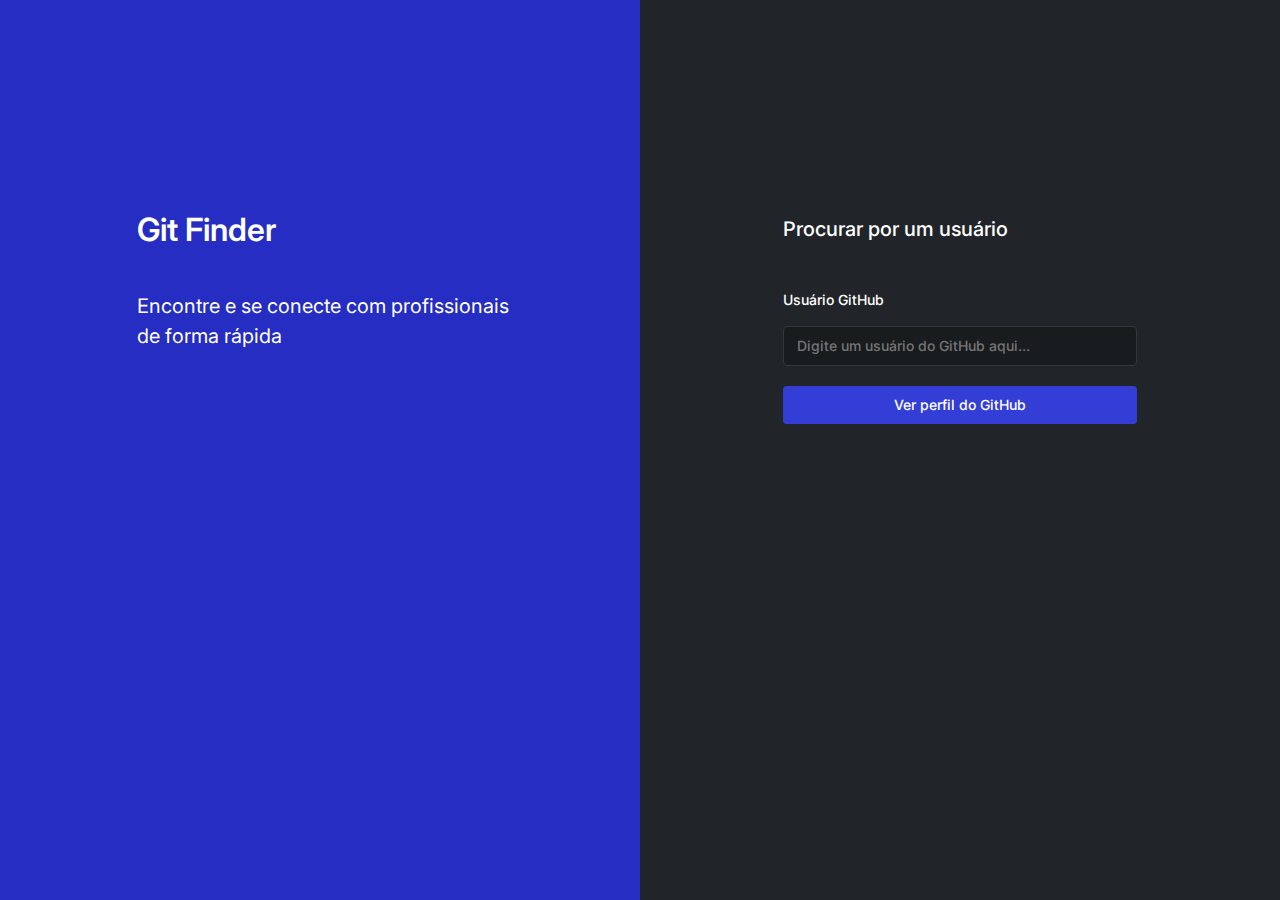
<file: index.html>
<!DOCTYPE html>
<html lang="pt-br">

<head>
    <meta charset="UTF-8" />
    <meta http-equiv="X-UA-Compatible" content="IE=edge" />
    <meta name="viewport" content="width=device-width, initial-scale=1.0" />

    <!-- FONTES -->
    <link rel="preconnect" href="https://fonts.googleapis.com" />
    <link rel="preconnect" href="https://fonts.gstatic.com" crossorigin />
    <link rel="shortcut icon" href="./src/svg/icon.svg" type="image/x-icon">
    <link href="https://fonts.googleapis.com/css2?family=Inter:wght@100;200;300;400;500;600;700;800;900&display=swap"
        rel="stylesheet" />
    <link rel="stylesheet" href="./src/styles/reset.css">
    <link rel="stylesheet" href="./src/styles/search.css">
    <link rel="stylesheet" href="./src/styles/animations.css">
    <link rel="stylesheet" href="./src/styles/globalStyles.css">

    <title>Git Finder</title>
</head>

<body>
    <section class="first-section">
        <div class="first-section-div">
            <h1>Git Finder</h1>
            <p>Encontre e se conecte com profissionais de forma rápida</p>
        </div>
    </section>
    <section class="second-section">
        <div class="second-section-div">
            <h1>Procurar por um usuário</h1>
            <div class="second-section-div-div">
                <p>Usuário GitHub</p>
                <input type="text" name="input-user" id="input-user" placeholder="Digite um usuário do GitHub aqui...">
                <button type="submit" id="button-user">Ver perfil do GitHub</button>
            </div>
        </div>
    </section>
    <script type="module" src="./src/scripts/search.js" defer></script>
</body>

</html>
</file>
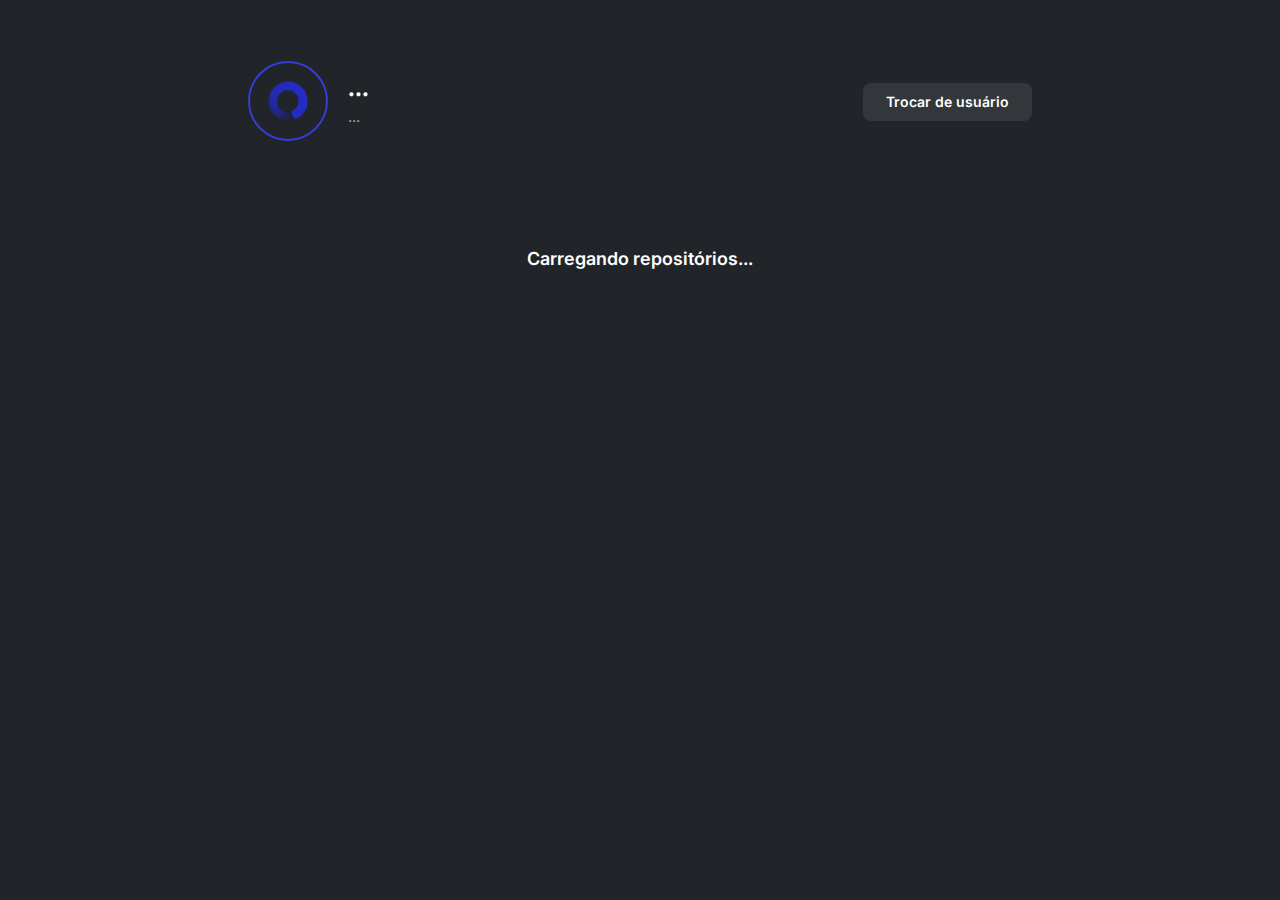
<file: src/pages/profile.html>
<!DOCTYPE html>
<html lang="pt-br">

<head>
  <meta charset="UTF-8" />
  <meta http-equiv="X-UA-Compatible" content="IE=edge" />
  <meta name="viewport" content="width=device-width, initial-scale=1.0" />

  <link rel="preconnect" href="https://fonts.googleapis.com" />
  <link rel="preconnect" href="https://fonts.gstatic.com" crossorigin />
  <link rel="shortcut icon" href="../svg/icon.svg" type="image/x-icon">
  <link href="https://fonts.googleapis.com/css2?family=Inter:wght@100;200;300;400;500;600;700;800;900&display=swap"
    rel="stylesheet" />
  <link rel="stylesheet" href="../styles/reset.css">
  <link rel="stylesheet" href="../styles/profile.css">
  <link rel="stylesheet" href="../styles/globalStyles.css">

  <title>Git Finder - Perfil do Usuário</title>
</head>

<body>
  <main>
    <header class="header-profile">
      <div class="header-div">
        <a href="" id="a-icon-user" target="_blank"><img src="../svg/loading-img.svg" alt="Ícone do Usuário" id="icon-user"></a>
        <div>
          <h1><a href="" id="name-user" target="_blank">...</a></h1>
          <p class="location-user">...</p>
        </div>
      </div>
      <button id="button-change">Trocar de usuário</button>
    </header>
    <section class="section-posts" id="section-posts">
      <div class="loading-div">
        <h1>Carregando repositórios...</h1>
      </div>
    </section>
  </main>
  <script type="module" src="../scripts/profile.js" defer></script>
</body>

</html>
</file>
<file: src/styles/search.css>
@media (max-width: 767px) {
    body {
        display: flex;
        flex-direction: column;
        height: 100vh;
    }

    .first-section {
        display: flex;
        justify-content: center;
        align-items: center;
        width: 100vw;
        height: 30vh;
        background-color: var(--color-brand-1);
    }

    .first-section .first-section-div {
        display: flex;
        gap: .625rem;
        justify-content: center;
        align-items: center;
        flex-direction: column;
    }

    .first-section .first-section-div h1 {
        color: var(--color-grey-7);
        font-size: var(--font-size-1);
        font-weight: var(--font-weight-1);
        line-height: var(--line-height-1);
    }

    .first-section .first-section-div p {
        text-align: center;
        width: 80%;
        color: var(--color-grey-7);
        font-size: var(--font-size-3);
        font-weight: var(--font-weight-3);
        line-height: var(--line-height-1);
    }

    .second-section {
        display: flex;
        justify-content: center;
        width: 100vw;
        height: 70vh;
        background-color: var(--color-grey-2);
    }

    .second-section .second-section-div {
        display: flex;
        flex-direction: column;
        gap: 1.8125rem;
        align-items: center;
        margin-top: 3.75rem;
    }

    .second-section .second-section-div h1 {
        font-size: var(--font-size-3);
        font-weight: var(--font-weight-1);
        line-height: var(--line-height-1);
        color: var(--color-grey-7);
    }

    .second-section .second-section-div .second-section-div-div {
        display: flex;
        flex-direction: column;
    }

    .second-section .second-section-div .second-section-div-div p {
        font-size: var(--font-size-5);
        font-weight: var(--font-weight-2);
        line-height: var(--line-height-1);
        color: var(--color-grey-7);
        margin-bottom: 0.5rem;
    }

    .second-section .second-section-div .second-section-div-div input {
        padding: .5rem 4.8125rem .5625rem .8125rem;
        background-color: var(--color-grey-1);
        border: .0625rem solid var(--color-grey-3);
        border-radius: var(--radius-1);
        font-size: var(--font-size-5);
        font-weight: var(--font-weight-2);
        line-height: var(--line-height-1);
        color: var(--color-grey-7);
        margin-bottom: 1rem;
        cursor: text;
    }

    .second-section .second-section-div .second-section-div-div input::placeholder {
        font-size: var(--font-size-5);
        font-weight: var(--font-weight-2);
        line-height: var(--line-height-1);
    }

    .second-section .second-section-div .second-section-div-div button {
        padding: .5313rem 5.8438rem;
        background-color: var(--color-brand-2);
        border-radius: var(--radius-1);
        font-size: var(--font-size-5);
        font-weight: var(--font-weight-1);
        line-height: var(--line-height-1);
        color: var(--color-grey-7);
    }

    .errorDiv {
        position: absolute;
        left: 50%;
        transform: translate(-50%, 1.25rem);
        display: flex;
        width: fit-content;
        height: fit-content;
        justify-content: center;
        align-items: center;
        width: 70vw;
        bottom: 9.375rem;
        padding: 1rem;
        z-index: 3;
        background-color: var(--color-grey-1);
        color: var(--color-grey-7);
        border-radius: var(--radius-1);
        font-size: var(--font-size-5);
        font-weight: var(--font-weight-1);
        line-height: var(--line-height-1);
        animation: fadeIn 0.4s ease-out;
    }
}

@media (min-width: 767px) {
    body {
        display: flex;
        height: 100vh;
    }

    .first-section {
        width: 50vw;
        background-color: var(--color-brand-1);
    }

    .first-section .first-section-div {
        display: flex;
        flex-direction: column;
        padding-top: 32.23%;
        padding-right: 17.33%;
        padding-left: 21.45%;
        gap: 2.3125rem;
    }

    .first-section .first-section-div h1 {
        color: var(--color-grey-7);
        font-size: var(--font-size-1);
        font-weight: var(--font-weight-1);
        line-height: var(--line-height-1);
    }

    .first-section .first-section-div p {
        color: var(--color-grey-7);
        font-size: var(--font-size-2);
        font-weight: var(--font-weight-3);
        line-height: var(--line-height-1);
    }

    .second-section {
        width: 50vw;
        background-color: var(--color-grey-2);
    }

    .second-section .second-section-div {
        display: flex;
        flex-direction: column;
        gap: 2.8125rem;
        padding: 33.37% 22.30% 2.99% 22.30%;
    }

    .second-section .second-section-div h1 {
        font-size: var(--font-size-2);
        font-weight: var(--font-weight-2);
        line-height: var(--line-height-1);
        color: var(--color-grey-7);
    }

    .second-section .second-section-div .second-section-div-div {
        display: flex;
        flex-direction: column;
    }

    .second-section .second-section-div .second-section-div-div p {
        font-size: var(--font-size-5);
        font-weight: var(--font-weight-2);
        line-height: var(--line-height-1);
        color: var(--color-grey-7);
        margin-bottom: 1rem;
    }

    .second-section .second-section-div .second-section-div-div input {
        padding: .5rem 4.8125rem .5625rem .8125rem;
        background-color: var(--color-grey-1);
        border: .0625rem solid var(--color-grey-3);
        border-radius: var(--radius-1);
        font-size: var(--font-size-5);
        font-weight: var(--font-weight-2);
        line-height: var(--line-height-1);
        color: var(--color-grey-7);
        margin-bottom: 1.25rem;
        cursor: text;
    }

    .second-section .second-section-div .second-section-div-div input:focus {
        border: .0625rem solid var(--color-grey-6);
    }

    .second-section .second-section-div .second-section-div-div input::placeholder {
        font-size: var(--font-size-5);
        font-weight: var(--font-weight-2);
        line-height: var(--line-height-1);
    }

    .second-section .second-section-div .second-section-div-div button {
        padding: .5313rem 5.8438rem;
        background-color: var(--color-brand-2);
        border-radius: var(--radius-1);
        font-size: var(--font-size-5);
        font-weight: var(--font-weight-2);
        line-height: var(--line-height-1);
        color: var(--color-grey-7);
    }

    .second-section .second-section-div .second-section-div-div button:hover {
        background-color: var(--color-brand-1);
    }

    .errorDiv {
        position: absolute;
        display: flex;
        width: 30%;
        height: fit-content;
        justify-content: center;
        align-items: center;
        width: 27.8vw;
        right: 11.1%;
        bottom: 13.125rem;
        padding: 1rem;
        z-index: 3;
        background-color: var(--color-grey-1);
        color: var(--color-grey-7);
        border-radius: var(--radius-1);
        font-size: var(--font-size-5);
        font-weight: var(--font-weight-1);
        line-height: var(--line-height-1);
        animation: fadeIn 0.4s ease-out;
    }
}
</file>
<file: src/styles/animations.css>
@keyframes fadeIn {
    0% {
        opacity: 0;
        transform: scale(0);
    }

    50% {
        opacity: 1;
        transform: scale(1.1);
    }

    100% {
        opacity: 1;
        transform: scale(1);
    }
}
</file>
<file: src/styles/globalStyles.css>
:root {
  --color-brand-1: #252dc2;
  --color-brand-2: #333ed6;
  --color-grey-1: #191c1f;
  --color-grey-2: #212529;
  --color-grey-3: #33363a;
  --color-grey-4: #373b3e;
  --color-grey-6: #a6a8a9;
  --color-grey-7: #ffffff;
  --color-alert-2: #110f84;
  --font-primary: "Inter", sans-serif;

  --font-size-0: 2.375rem;
  --font-size-1: 2rem;
  --font-size-2: 1.25rem;
  --font-size-3: 1.125rem;
  --font-size-4: 1rem;
  --font-size-5: .875rem;
  --font-size-6: 1.5rem;

  --font-weight-0: 700;
  --font-weight-1: 600;
  --font-weight-2: 500;
  --font-weight-3: 400;

  --line-height-0: 3.125rem;
  --line-height-1: 150%;
  --line-height-2: 1.5rem;
  --line-height-3: 1.125rem;
  --line-height-4: 1.8125rem;

  --radius-1: .25rem;
  --radius-2: .5rem;
  --radius-3: .3125rem;
}
</file>
<file: src/styles/profile.css>
@media (max-width: 767px) {
    body {
        display: flex;
        flex-direction: column;
        background-color: var(--color-grey-2);
        align-items: center;
    }

    main {
        display: flex;
        flex-direction: column;
    }

    .header-profile {
        display: flex;
        justify-content: space-between;
        align-items: center;
        flex-direction: column;
        gap: 1.25rem;
        margin-top: 1.8125rem;
        margin-bottom: 2.375rem;
    }

    .header-profile .header-div {
        display: flex;
        align-items: center;
        justify-content: center;
        gap: 1.25rem;
        flex-direction: row;
    }

    .header-profile .header-div img {
        width: 4rem;
        height: 4rem;
        border-radius: 50%;
        border: .125rem solid var(--color-brand-2);
    }

    .header-profile .header-div h1 a {
        font-size: var(--font-size-3);
        font-weight: var(--font-weight-1);
        line-height: var(--line-height-4);
        color: var(--color-grey-7);
        text-decoration: none;
        color: var(--color-grey-7);
        display: -webkit-box;
        -webkit-line-clamp: 1;
        -webkit-box-orient: vertical;
    }

    .header-profile .header-div p {
        font-size: var(--font-size-5);
        font-weight: var(--font-weight-2);
        line-height: var(--line-height-4);
        text-decoration: none;
        color: var(--color-grey-6);
    }

    .header-profile button {
        background-color: var(--color-grey-3);
        width: 8.5625rem;
        height: 2.375rem;
        color: var(--color-grey-7);
        border-radius: var(--radius-2);
        font-size: var(--font-size-5);
        font-weight: var(--font-weight-1);
        line-height: 0rem;
        display: flex;
        justify-content: center;
        align-items: center;
    }

    .header-profile button:hover {
        background-color: var(--color-grey-1);
        color: var(--color-grey-7);
    }

    .header-profile button:active {
        background-color: var(--color-grey-4);
        color: var(--color-grey-7);
    }

    .section-posts {
        display: flex;
        justify-content: center;
        width: 90vw;
        padding-bottom: 5vw;
    }

    .loading-div {
        display: flex;
        height: 10vh;
        width: 50vw;
        border-radius: var(--radius-1);
        background-color: var(--color-grey-2);
        justify-content: center;
        align-items: center;
        font-size: var(--font-size-3);
        font-weight: var(--font-weight-1);
        line-height: var(--line-height-1);
        color: var(--color-grey-7);
    }

    .div-empty {
        display: flex;
        justify-content: center;
        align-items: center;
        text-align: center;
        padding: 2rem 1.875rem;
        border-radius: var(--radius-2);
        background-color: var(--color-grey-1);
        border: .125rem dashed var(--color-grey-4);
    }

    .h1-div-empty {
        font-size: var(--font-size-5);
        font-weight: var(--font-weight-1);
        line-height: var(--line-height-1);
        color: var(--color-grey-7);
    }

    .section-posts ul {
        display: flex;
        justify-content: center;
        align-items: center;
        flex-direction: column;
        gap: 1.375rem;
    }

    .section-posts ul li div {
        border: .125rem solid var(--color-grey-4);
        border-radius: var(--radius-2);
        height: fit-content;
        width: 90vw;
        padding: 2.5rem 1.6875rem;
    }

    .section-posts ul li div h1 {
        font-size: var(--font-size-2);
        font-weight: var(--font-weight-2);
        line-height: var(--line-height-2);
        white-space: nowrap;
        overflow: hidden;
        text-overflow: ellipsis;
        max-width: 70vw;
        color: var(--color-grey-7);
        margin-bottom: 1.3125rem;
    }

    .section-posts ul li div p {
        font-size: var(--font-size-5);
        font-weight: var(--font-weight-3);
        line-height: var(--line-height-1);
        overflow: hidden;
        text-overflow: ellipsis;
        color: var(--color-grey-6);
        margin-bottom: 1.6875rem;
        display: -webkit-box;
        -webkit-line-clamp: 3;
        -webkit-box-orient: vertical;
    }

    .section-posts ul li div button {
        font-size: var(--font-size-5);
        font-weight: var(--font-weight-2);
        line-height: var(--line-height-3);
        padding: .3438rem .5rem;
        color: var(--color-grey-7);
        background-color: transparent;
        border: .125rem solid var(--color-grey-7);
        border-radius: var(--radius-1);
    }

    .section-posts ul li div button:hover {
        background-color: var(--color-brand-2);
        border: .125rem solid var(--color-brand-2);
    }

    .section-posts ul li div button:active {
        background-color: var(--color-brand-1);
        border: .125rem solid var(--color-brand-1);
    }
}

@media (min-width: 767px) {
    body {
        display: flex;
        flex-direction: column;
        background-color: var(--color-grey-2);
        align-items: center;
    }

    main {
        display: flex;
        flex-direction: column;
    }

    .header-profile {
        display: flex;
        justify-content: space-between;
        align-items: center;
        flex-direction: row;
        margin-top: 3.8125rem;
        margin-bottom: 4.375rem;
        width: 49rem;
    }


    .header-profile .header-div {
        display: flex;
        align-items: center;
        gap: 1.25rem;
        flex-direction: row;
    }

    .header-profile .header-div img {
        width: 5rem;
        height: 5rem;
        border-radius: 50%;
        border: .125rem solid var(--color-brand-2);
    }

    .header-profile .header-div h1 a {
        font-size: var(--font-size-6);
        font-weight: var(--font-weight-0);
        line-height: var(--line-height-4);
        color: var(--color-grey-7);
        text-decoration: none;
        display: -webkit-box;
        -webkit-line-clamp: 1;
        -webkit-box-orient: vertical;
    }

    .header-profile .header-div p {
        font-size: var(--font-size-5);
        font-weight: var(--font-weight-2);
        line-height: var(--line-height-4);
        text-decoration: none;
        color: var(--color-grey-6);
    }

    .header-profile button {
        background-color: var(--color-grey-3);
        width: 10.5625rem;
        height: 2.375rem;
        color: var(--color-grey-7);
        border-radius: var(--radius-2);
        font-size: var(--font-size-5);
        font-weight: var(--font-weight-1);
        line-height: 0rem;
        display: flex;
        justify-content: center;
        align-items: center;
    }

    .header-profile button:hover {
        background-color: var(--color-grey-1);
        color: var(--color-grey-7);
    }

    .section-posts {
        display: flex;
        max-width: 49rem;
        justify-content: center;
        padding-bottom: 2rem;
    }

    .loading-div {
        display: flex;
        height: 10vh;
        width: 50vw;
        border-radius: var(--radius-1);
        background-color: var(--color-grey-2);
        justify-content: center;
        align-items: center;
        font-size: var(--font-size-3);
        font-weight: var(--font-weight-1);
        line-height: var(--line-height-1);
        color: var(--color-grey-7);
    }

    .div-empty {
        display: flex;
        justify-content: center;
        align-items: center;
        text-align: center;
        padding: 2rem 1.875rem;
        border-radius: var(--radius-2);
        background-color: var(--color-grey-1);
        border: .125rem dashed var(--color-grey-4);
    }

    .h1-div-empty {
        font-size: var(--font-size-4);
        font-weight: var(--font-weight-1);
        line-height: var(--line-height-1);
        color: var(--color-grey-7);
    }

    .section-posts ul {
        display: flex;
        flex-direction: row;
        flex-wrap: wrap;
        gap: 1.375rem;
    }

    .section-posts ul li {
        width: 23.8125rem;
    }

    .section-posts ul li div {
        position: relative;
        border: .125rem solid var(--color-grey-4);
        border-radius: var(--radius-2);
        max-width: 23.8125rem;
        height: 15.1875rem;
        padding: 2.5rem 1.6875rem;
    }

    .section-posts ul li div:hover {
        border: .125rem solid var(--color-grey-7);
        background-color: var(--color-grey-1);
    }

    .section-posts ul li div h1 {
        font-size: var(--font-size-2);
        font-weight: var(--font-weight-2);
        line-height: var(--line-height-2);
        white-space: nowrap;
        overflow: hidden;
        text-overflow: ellipsis;
        max-width: 82%;
        color: var(--color-grey-7);
        margin-bottom: 1.3125rem;
    }

    .section-posts ul li div p {
        font-size: var(--font-size-5);
        font-weight: var(--font-weight-3);
        line-height: var(--line-height-1);
        color: var(--color-grey-6);
        margin-bottom: 1.6875rem;
        display: -webkit-box;
        -webkit-line-clamp: 3;
        -webkit-box-orient: vertical;
        overflow: hidden;
        text-overflow: ellipsis;
    }

    .section-posts ul li div button {
        position: absolute;
        bottom: 2.4375rem;
        left: 1.6875rem;
        font-size: var(--font-size-5);
        font-weight: var(--font-weight-2);
        line-height: var(--line-height-3);
        padding: .3438rem .5rem;
        color: var(--color-grey-7);
        background-color: transparent;
        border: .125rem solid var(--color-grey-7);
        border-radius: var(--radius-1);
    }

    .section-posts ul li div button:hover {
        background-color: var(--color-brand-2);
        border: .125rem solid var(--color-brand-2);
    }

    .section-posts ul li div button:active {
        background-color: var(--color-brand-1);
        border: .125rem solid var(--color-brand-1);
    }
}
</file>
